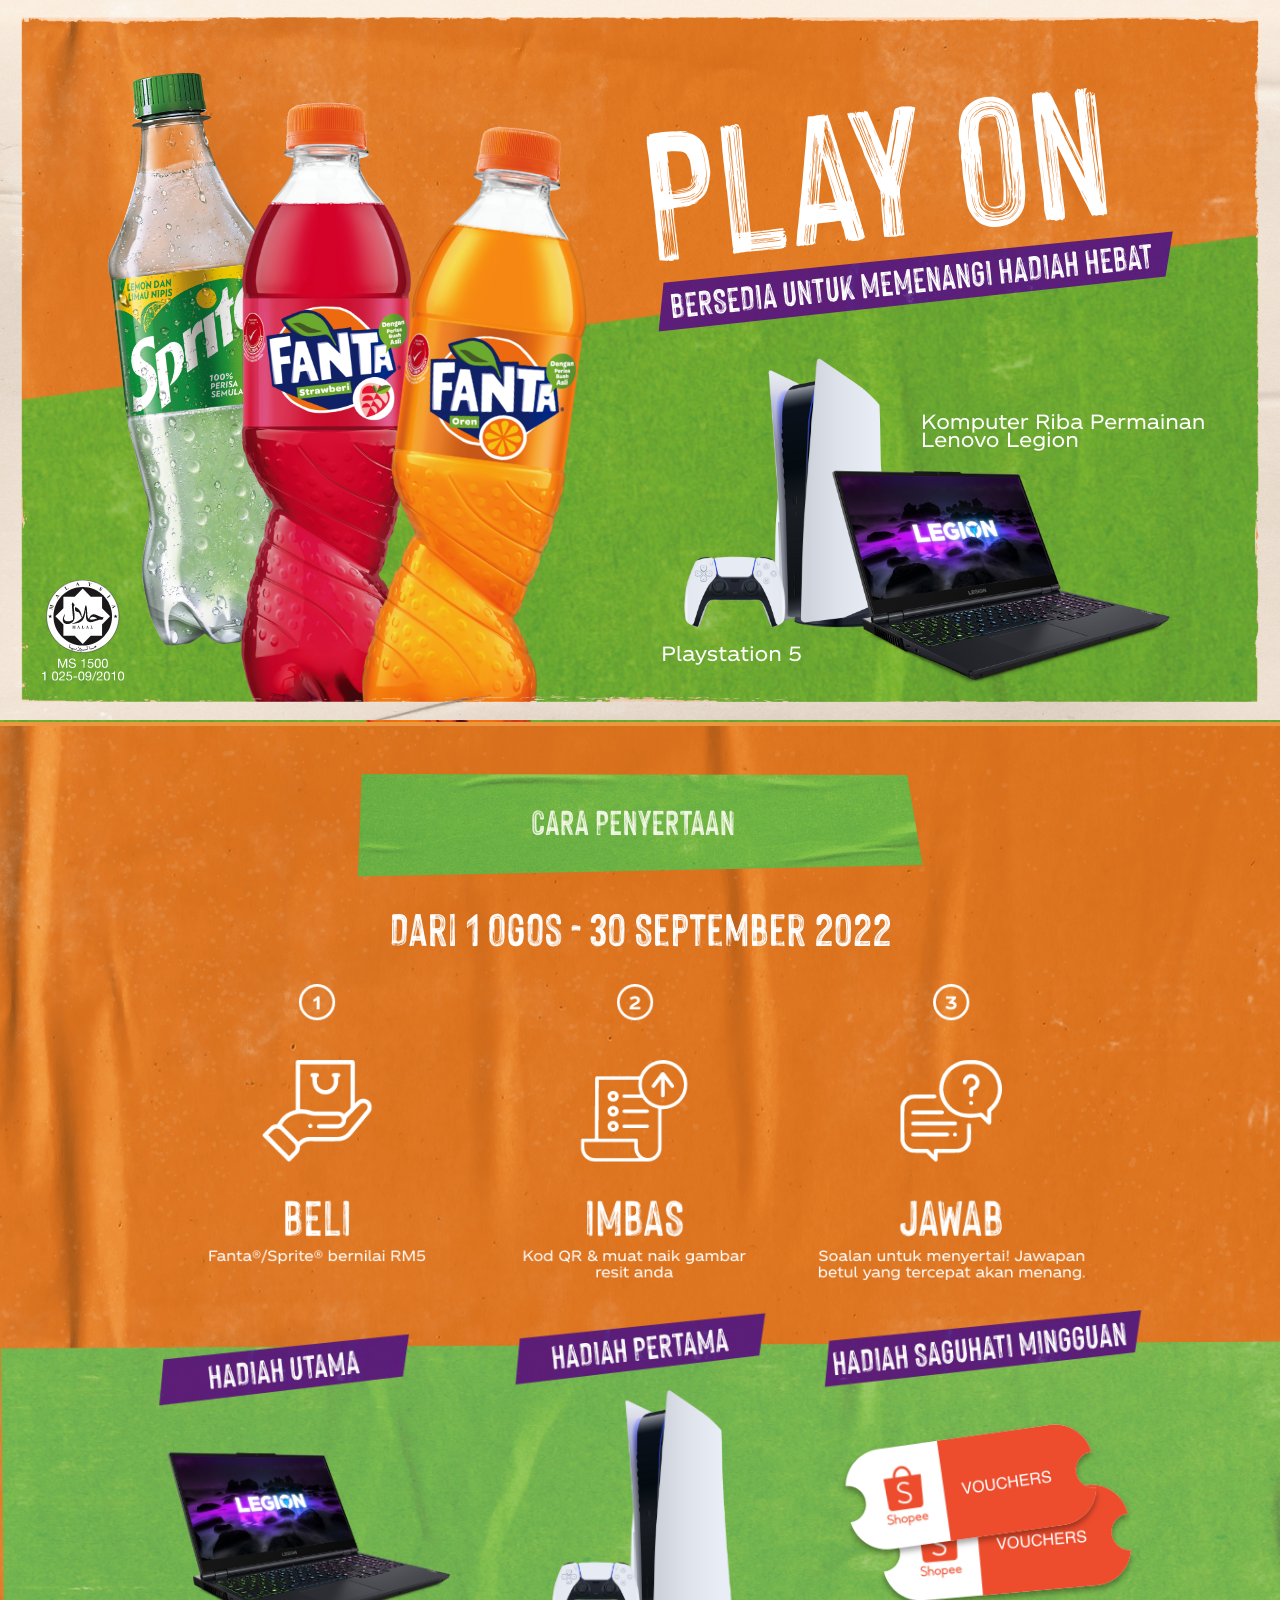
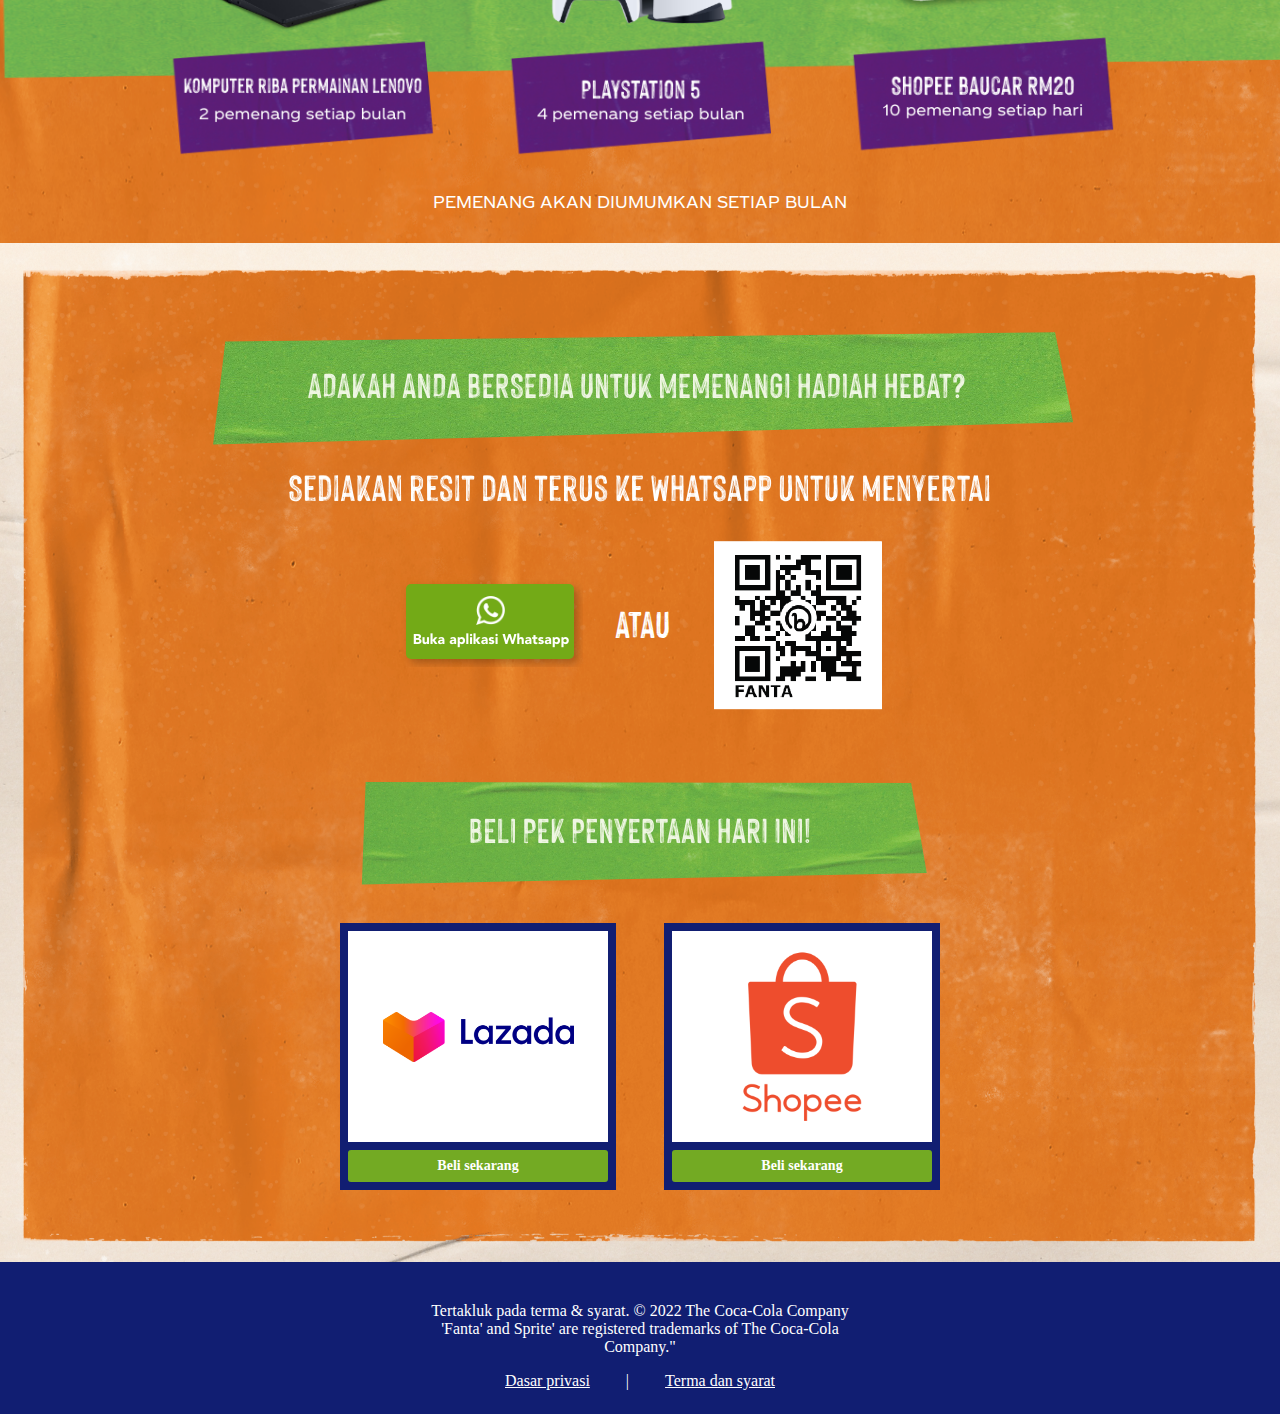
<file: index.html>
<!DOCTYPE html>
<html lang="en">

<head>
    <meta charset="UTF-8">
    <meta http-equiv="X-UA-Compatible" content="IE=edge">
    <meta name="viewport" content="width=device-width, initial-scale=1.0">
    <title>Fanta Play On - Malaysia</title>
    <link rel="stylesheet" href="main.css?rand=290720221511">
    <link rel="stylesheet" href="font.css">

    <!-- Anti-clickjacking -->
    <style>
        /* Hide page by default */
        html {
            display: none;
        }
    </style>
    <script>
        if (self == top) {
            // Everything checks out, show the page.
            document.documentElement.style.display = 'block';
        } else {
            // Break out of the frame.
            top.location = self.location;
        }
    </script>
    <script async src="https://www.googletagmanager.com/gtag/js?id=UA-234801849-1"></script>
    <script> window.dataLayer = window.dataLayer || []; function gtag() { dataLayer.push(arguments); } gtag('js', new Date()); gtag('config', 'UA-234801849-1'); </script>
</head>

<body>
    <header>
        <div class="wrapper">
            <div class="masthead--mask">
                <img src="assets/masthead/masthead.png">
            </div>
        </div>

        <div class="mobile">
            <img class="masthead--mobile" src="assets/masthead/masthead-mobile.png">
        </div>
    </header>
    <main>
        <div class="wrapper">
            <div class="section1">
                <img class="section1--header" src="assets/section1/header-top.png">
                <img src="assets/section1/dates.png">
                <img class="group1" src="assets/section1/group1.png">
                <img class="group2" src="assets/section1/group2.png">
                <p>Pemenang akan diumumkan setiap bulan</p>
            </div>
            <div class="section2">
                <img src="assets/section2/header.png">
                <div class="section2-links">
                    <a href="https://bit.ly/3PFaZNm" target="_blank"><img src="assets/section2/whatsapp.png"></a>
                    <p>Atau</p>
                    <img src="assets/section2/fanta-qr.png">
                </div>
                <img src="assets/section2/banner.png">
                <div class="group3">
                    <div>
                        <img src="assets/section2/lazada.png">
                        <a href="https://pages.lazada.com.my/wow/i/my/store/custompage?wh_weex=true#%7B%22path%22%3A%22custom-1658807223244.htm%22%2C%22sellerKey%22%3A%22coca-cola-official%22%2C%22outsideShop%22%3Atrue%7D"
                            target="_blank">
                            <button>Beli sekarang</button>
                        </a>
                    </div>
                    <div>
                        <img src="assets/section2/shopee.png">
                        <a href="https://protect-eu.mimecast.com/s/jJeQCL8pJfmrM03OUBGyl_?domain=shp.ee"
                            target="_blank">
                            <button>Beli sekarang</button>
                        </a>
                    </div>
                </div>
            </div>
        </div>

        <div class="mobile">
            <div class="section1--mobile">
                <img class="group1--mobile" src="assets/section1/group1-mobile.png">
                <img class="group2--mobile" src="assets/section1/group2-mobile.png">
                <p>Pemenang akan diumumkan setiap bulan</p>
            </div>
            <div class="section2--mobile">
                <img src="assets/section2/header-mobile.png">
                <div class="section2-links">
                    <a href="https://bit.ly/3PFaZNm" target="_blank"><img src="assets/section2/whatsapp.png"></a>
                    <p>Atau</p>
                    <img src="assets/section2/fanta-qr.png">
                </div>

                <img class="text--img" src="assets/section2/banner-mobile.png">
                <div class="group3">
                    <div>
                        <img src="assets/section2/lazada.png">
                        <a href="https://pages.lazada.com.my/wow/i/my/store/custompage?wh_weex=true#%7B%22path%22%3A%22custom-1658807223244.htm%22%2C%22sellerKey%22%3A%22coca-cola-official%22%2C%22outsideShop%22%3Atrue%7D"
                            target="_blank">
                            <button>Beli sekarang</button>
                        </a>
                    </div>
                    <div>
                        <img src="assets/section2/shopee.png">
                        <a href="https://protect-eu.mimecast.com/s/jJeQCL8pJfmrM03OUBGyl_?domain=shp.ee"
                            target="_blank">
                            <button>Beli sekarang</button>
                        </a>
                    </div>
                </div>
            </div>
        </div>
    </main>
    <footer>
        <p>Tertakluk pada terma & syarat. © 2022 The Coca-Cola Company 'Fanta' and Sprite' are registered trademarks of
            The Coca-Cola Company."</p>
        <a href="privacy.html" target="_blank">Dasar privasi</a>
        <span>|</span>
        <a href="tnc.html" target="_blank">Terma dan syarat</a>
    </footer>
</body>

</html>
</file>
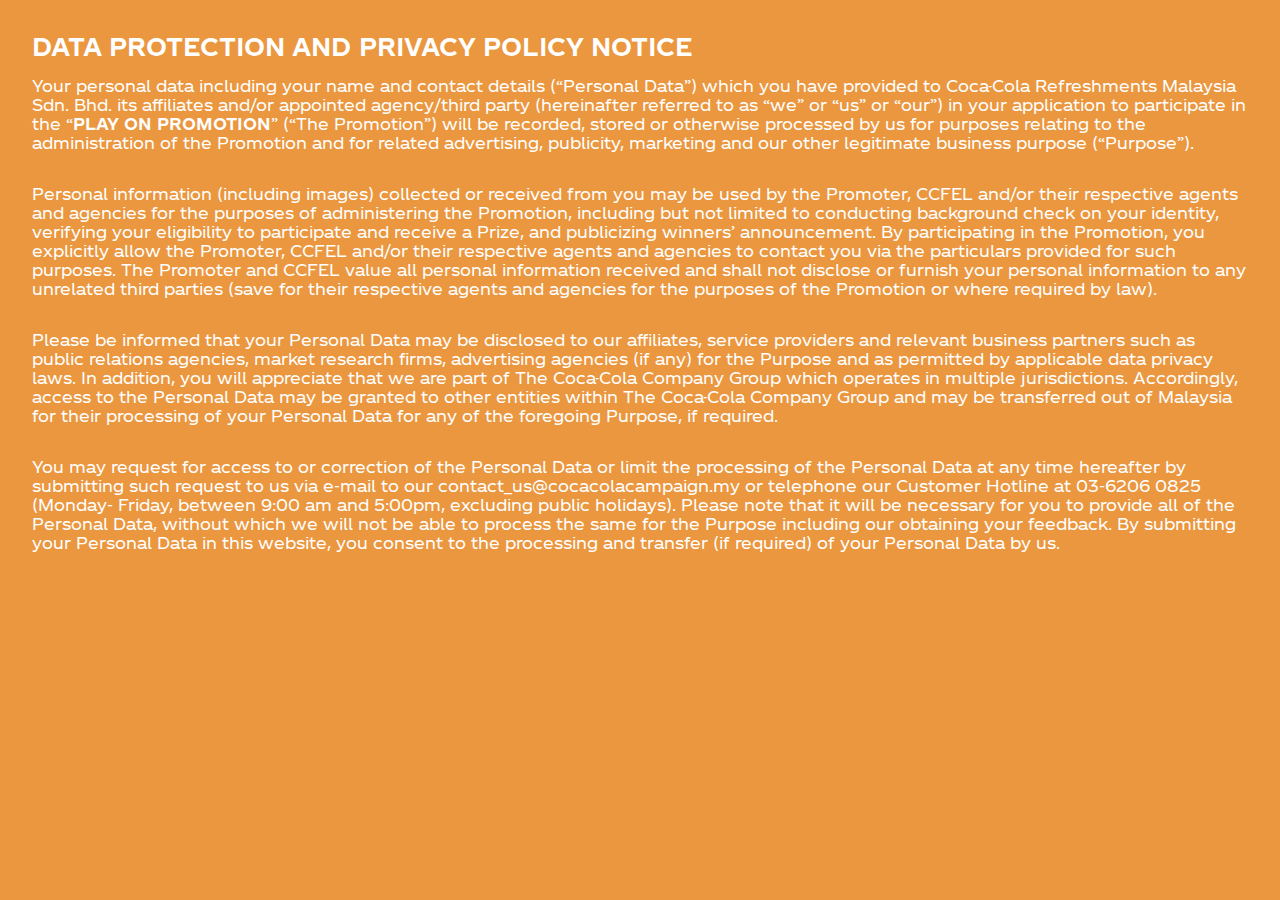
<file: privacy.html>
<!DOCTYPE html>
<html lang="en">

<head>
    <meta charset="UTF-8">
    <meta http-equiv="X-UA-Compatible" content="IE=edge">
    <meta name="viewport" content="width=device-width, initial-scale=1.0">
    <title>Fanta Play On - Malaysia - Privacy Policy</title>
    <link rel="stylesheet" href="main.css">
    <link rel="stylesheet" href="font.css">
</head>

<body class="privacy">
    <!-- <header>
        <div class="container">
            <div class="splitter">
                <h1>Privacy Policy</h1>
                <p>Lorem ipsum dolor sit amet consectetur adipisicing elit. Repellendus, amet. Assumenda dicta
                    voluptates
                    fugit
                    aperiam mollitia quia culpa porro possimus modi maxime. Animi, vero dicta. Consectetur quidem ut
                    accusantium
                    qui porro, perferendis, molestias quam inventore tempora repellat itaque vero earum tenetur veniam
                    unde
                    autem ea mollitia, corrupti facilis. Nobis, animi!</p>
            </div>
            <hr>
        </div>
    </header> -->
    <div class="container">
        <h2>DATA PROTECTION AND PRIVACY POLICY NOTICE</h2>
        <p>Your personal data including your name and contact details (“Personal Data”) which you have provided to
            Coca-Cola
            Refreshments Malaysia Sdn. Bhd. its affiliates and/or appointed agency/third party (hereinafter referred to
            as “we” or
            “us” or “our”) in your application to participate in the “<b>PLAY ON PROMOTION</b>” (“The Promotion”) will
            be recorded, stored
            or otherwise processed by us for purposes relating to the administration of the Promotion and for related
            advertising,
            publicity, marketing and our other legitimate business purpose (“Purpose”).</p>
        <p>Personal information (including images) collected or received from you may be used by the Promoter, CCFEL
            and/or their
            respective agents and agencies for the purposes of administering the Promotion, including but not limited to
            conducting
            background check on your identity, verifying your eligibility to participate and receive a Prize, and
            publicizing
            winners’ announcement. By participating in the Promotion, you explicitly allow the Promoter, CCFEL and/or
            their
            respective agents and agencies to contact you via the particulars provided for such purposes. The Promoter
            and CCFEL
            value all personal information received and shall not disclose or furnish your personal information to any
            unrelated
            third parties (save for their respective agents and agencies for the purposes of the Promotion or where
            required by
            law).</p>
        <p>Please be informed that your Personal Data may be disclosed to our affiliates, service providers and relevant
            business
            partners such as public relations agencies, market research firms, advertising agencies (if any) for the
            Purpose and as
            permitted by applicable data privacy laws. In addition, you will appreciate that we are part of The
            Coca-Cola Company
            Group which operates in multiple jurisdictions. Accordingly, access to the Personal Data may be granted to
            other
            entities within The Coca-Cola Company Group and may be transferred out of Malaysia for their processing of
            your Personal
            Data for any of the foregoing Purpose, if required.</p>
        <p>You may request for access to or correction of the Personal Data or limit the processing of the Personal Data
            at any
            time hereafter by submitting such request to us via e-mail to our contact_us@cocacolacampaign.my or
            telephone our
            Customer Hotline at 03-6206 0825 (Monday- Friday, between 9:00 am and 5:00pm, excluding public holidays).
            Please note
            that it will be necessary for you to provide all of the Personal Data, without which we will not be able to
            process the
            same for the Purpose including our obtaining your feedback. By submitting your Personal Data in this
            website, you
            consent to the processing and transfer (if required) of your Personal Data by us.</p>
    </div>

    <!-- <div class="container">
        <div class="drop-top" onclick="displayBottom(0)">
            <h2>Privacy Policy 1</h2>
            <i class="arrow"></i>
        </div>
        <div class="drop-bottom">
            <p>Lorem ipsum dolor sit amet consectetur adipisicing elit. Accusamus itaque exercitationem asperiores alias
                corporis facilis architecto quibusdam ratione, aut deserunt eius nesciunt rem qui illum voluptatem!
                Repudiandae, officiis repellat ipsum animi aliquid inventore ratione magnam expedita id, culpa ex
                consectetur doloribus modi aliquam eveniet ipsa qui excepturi saepe provident aut amet facere nesciunt
                veniam eum! Architecto suscipit maiores deserunt tenetur quisquam in nemo iusto aut. Ut architecto,
                cupiditate laborum soluta voluptate minima? Quia illo voluptatum assumenda minima rem, non sunt ipsa
                expedita similique omnis consectetur? Sequi harum facilis laborum ipsam quasi? Eveniet, doloribus ad
                possimus ipsam harum maxime! Rem, magnam?</p>
        </div>
        <hr>
    </div>
    <div class="container">
        <div class="drop-top" onclick="displayBottom(1)">
            <h2>Privacy Policy 2</h2>
            <i class="arrow"></i>
        </div>
        <div class="drop-bottom">
            <p>Lorem ipsum dolor sit amet consectetur adipisicing elit. Accusamus itaque exercitationem asperiores alias
                corporis facilis architecto quibusdam ratione, aut deserunt eius nesciunt rem qui illum voluptatem!
                Repudiandae, officiis repellat ipsum animi aliquid inventore ratione magnam expedita id, culpa ex
                consectetur doloribus modi aliquam eveniet ipsa qui excepturi saepe provident aut amet facere nesciunt
                veniam eum! Architecto suscipit maiores deserunt tenetur quisquam in nemo iusto aut. Ut architecto,
                cupiditate laborum soluta voluptate minima? Quia illo voluptatum assumenda minima rem, non sunt ipsa
                expedita similique omnis consectetur? Sequi harum facilis laborum ipsam quasi? Eveniet, doloribus ad
                possimus ipsam harum maxime! Rem, magnam?</p>
        </div>
        <hr>
    </div>
    <div class="container">
        <div class="drop-top" onclick="displayBottom(2)">
            <h2>Privacy Policy 3</h2>
            <i class="arrow"></i>
        </div>
        <div class="drop-bottom">
            <p>Lorem ipsum dolor sit amet consectetur adipisicing elit. Accusamus itaque exercitationem asperiores alias
                corporis facilis architecto quibusdam ratione, aut deserunt eius nesciunt rem qui illum voluptatem!
                Repudiandae, officiis repellat ipsum animi aliquid inventore ratione magnam expedita id, culpa ex
                consectetur doloribus modi aliquam eveniet ipsa qui excepturi saepe provident aut amet facere nesciunt
                veniam eum! Architecto suscipit maiores deserunt tenetur quisquam in nemo iusto aut. Ut architecto,
                cupiditate laborum soluta voluptate minima? Quia illo voluptatum assumenda minima rem, non sunt ipsa
                expedita similique omnis consectetur? Sequi harum facilis laborum ipsam quasi? Eveniet, doloribus ad
                possimus ipsam harum maxime! Rem, magnam?</p>
        </div>
        <hr>
    </div>
    <div class="container">
        <div class="drop-top" onclick="displayBottom(3)">
            <h2>Privacy Policy 4</h2>
            <i class="arrow"></i>
        </div>
        <div class="drop-bottom">
            <p>Lorem ipsum dolor sit amet consectetur adipisicing elit. Accusamus itaque exercitationem asperiores alias
                corporis facilis architecto quibusdam ratione, aut deserunt eius nesciunt rem qui illum voluptatem!
                Repudiandae, officiis repellat ipsum animi aliquid inventore ratione magnam expedita id, culpa ex
                consectetur doloribus modi aliquam eveniet ipsa qui excepturi saepe provident aut amet facere nesciunt
                veniam eum! Architecto suscipit maiores deserunt tenetur quisquam in nemo iusto aut. Ut architecto,
                cupiditate laborum soluta voluptate minima? Quia illo voluptatum assumenda minima rem, non sunt ipsa
                expedita similique omnis consectetur? Sequi harum facilis laborum ipsam quasi? Eveniet, doloribus ad
                possimus ipsam harum maxime! Rem, magnam?</p>
        </div>
        <hr>
    </div>
    <div class="container">
        <div class="drop-top" onclick="displayBottom(4)">
            <h2>Privacy Policy 5</h2>
            <i class="arrow"></i>
        </div>
        <div class="drop-bottom">
            <p>Lorem ipsum dolor sit amet consectetur adipisicing elit. Accusamus itaque exercitationem asperiores alias
                corporis facilis architecto quibusdam ratione, aut deserunt eius nesciunt rem qui illum voluptatem!
                Repudiandae, officiis repellat ipsum animi aliquid inventore ratione magnam expedita id, culpa ex
                consectetur doloribus modi aliquam eveniet ipsa qui excepturi saepe provident aut amet facere nesciunt
                veniam eum! Architecto suscipit maiores deserunt tenetur quisquam in nemo iusto aut. Ut architecto,
                cupiditate laborum soluta voluptate minima? Quia illo voluptatum assumenda minima rem, non sunt ipsa
                expedita similique omnis consectetur? Sequi harum facilis laborum ipsam quasi? Eveniet, doloribus ad
                possimus ipsam harum maxime! Rem, magnam?</p>
        </div>
    </div> -->

    <script>
        document.addEventListener('DOMContentLoaded', function () {
            for (let i = 0; i < 5; i++) {
                displayBottom(i);
            }

            console.log("Ready!");
        }, false);

        function displayBottom(id) {
            var arrow = document.getElementsByClassName("arrow");
            var bottom = document.getElementsByClassName("drop-bottom");


            if (bottom[id].style.display === "none") {
                bottom[id].style.display = "block";
                arrow[id].style.transform = "rotate(-45deg)"
            } else {
                bottom[id].style.display = "none";
                arrow[id].style.transform = "rotate(135deg)"
            }
        }
    </script>
</body>

</html>
</file>
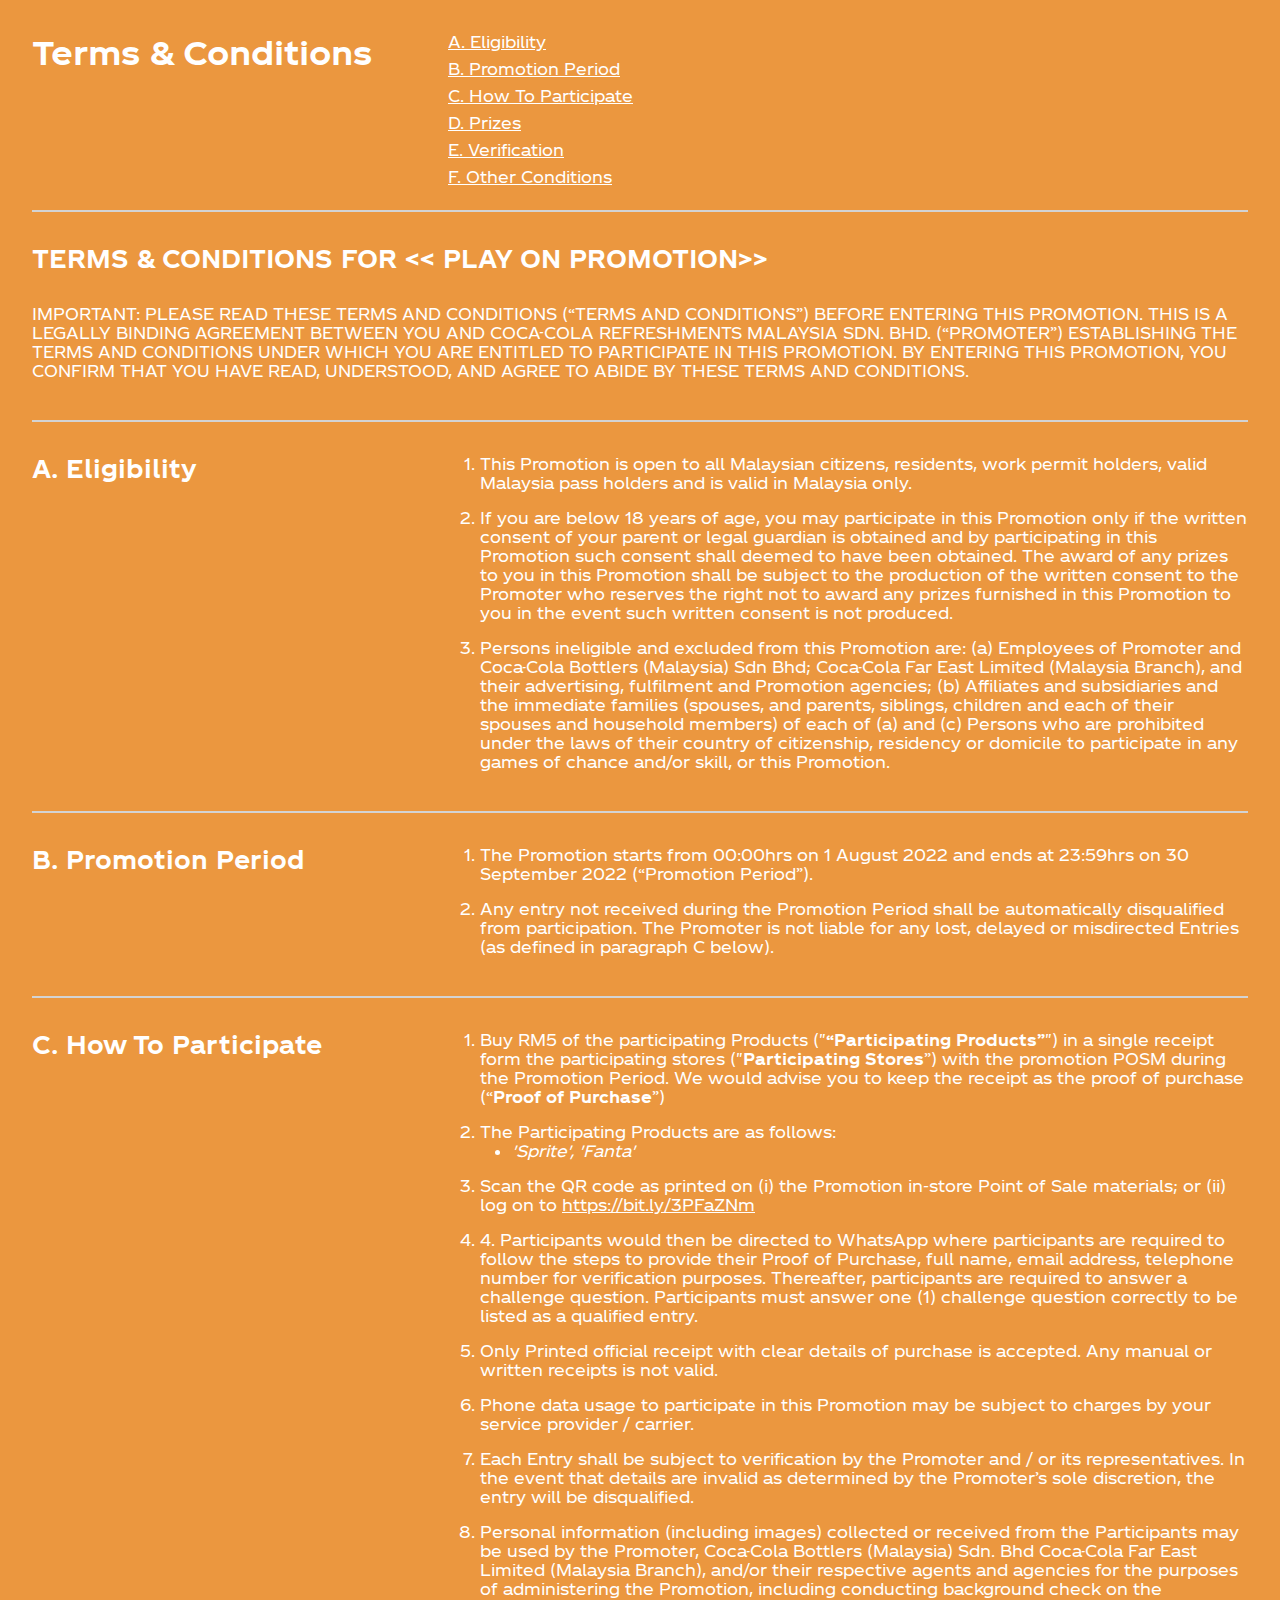
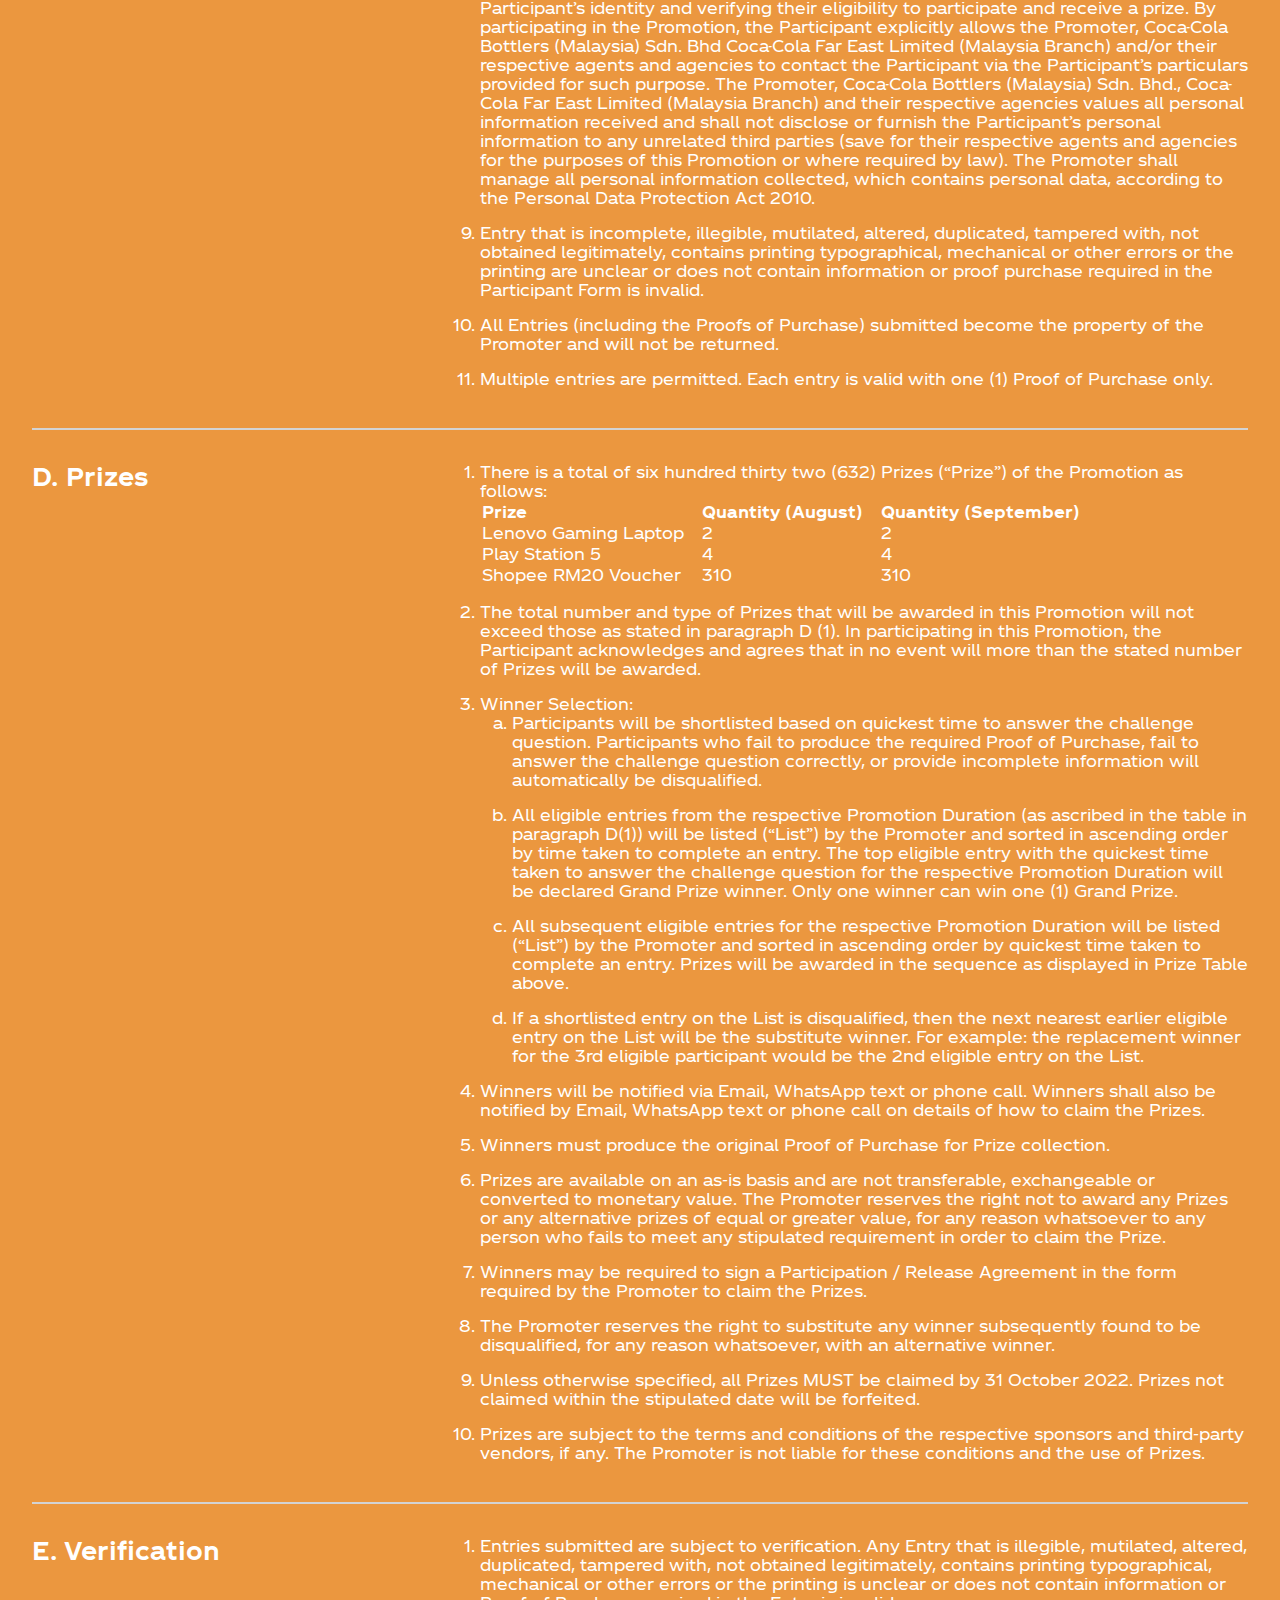
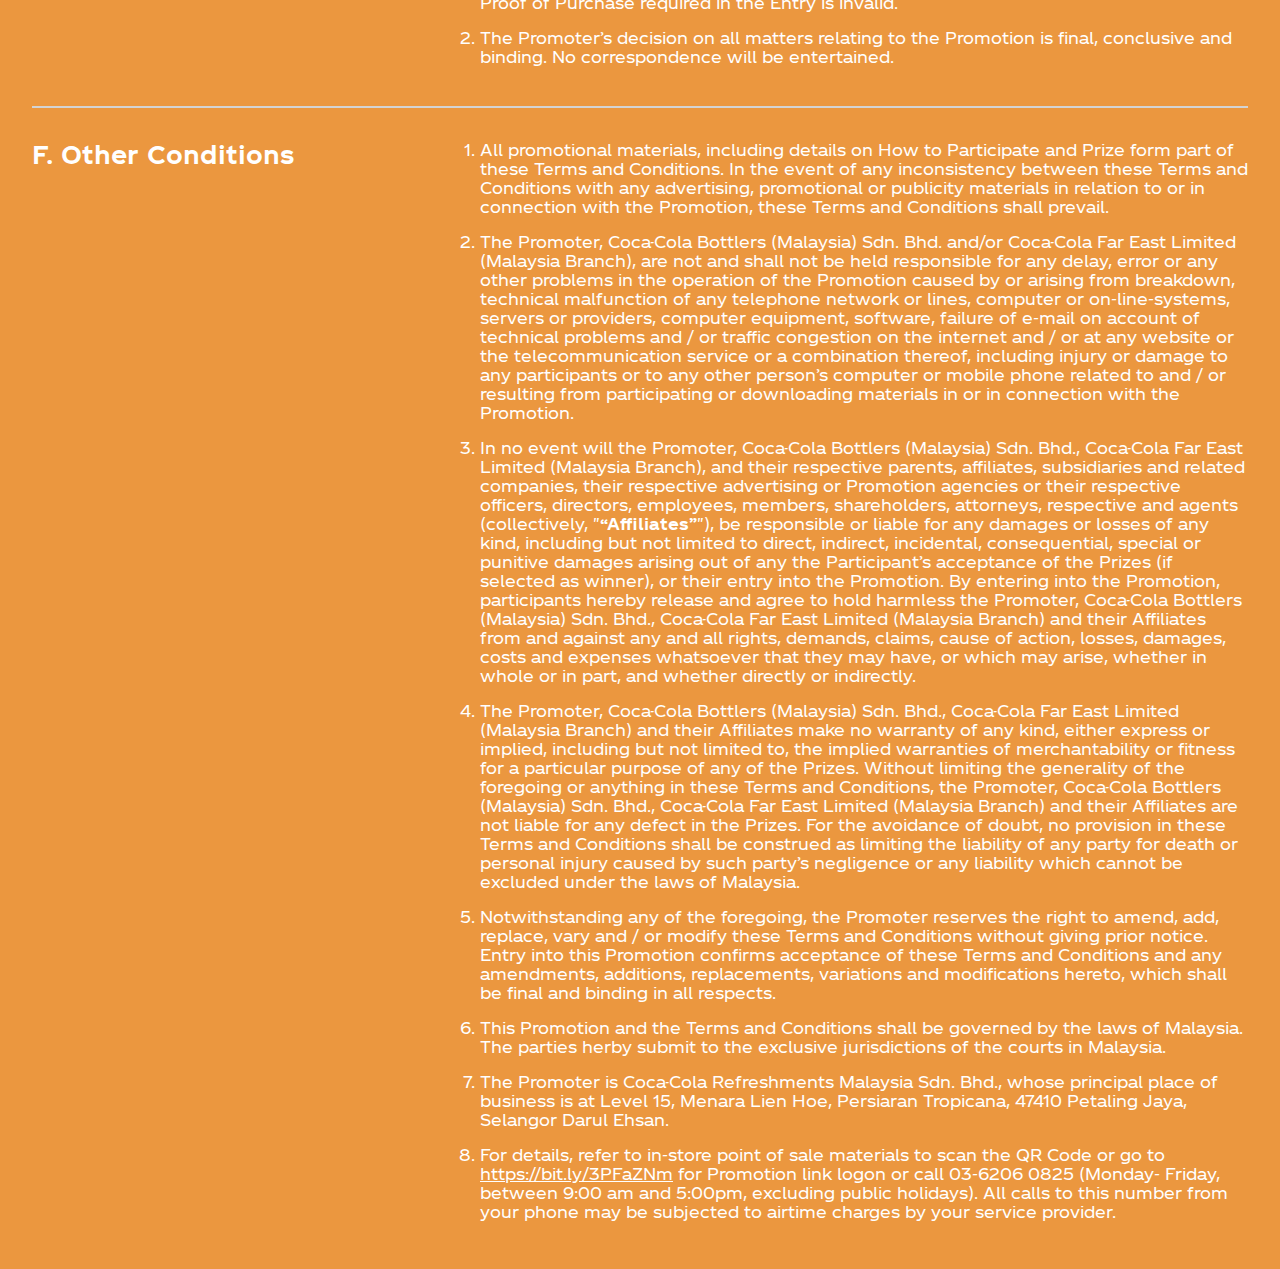
<file: tnc.html>
<!DOCTYPE html>
<html lang="en">

<head>
    <meta charset="UTF-8">
    <meta http-equiv="X-UA-Compatible" content="IE=edge">
    <meta name="viewport" content="width=device-width, initial-scale=1.0">
    <title>Fanta Play On - Malaysia - Privacy Policy</title>
    <link rel="stylesheet" href="main.css">
    <link rel="stylesheet" href="font.css">
</head>

<body class="tnc">
    <header>
        <div class="container">
            <div class="splitter">
                <h1>Terms & Conditions</h1>
                <div class="tnc-list">
                    <a href="#item1">A. Eligibility</a>
                    <a href="#item2">B. Promotion Period</a>
                    <a href="#item3">C. How To Participate</a>
                    <a href="#item4">D. Prizes</a>
                    <a href="#item5">E. Verification</a>
                    <a href="#item6">F. Other Conditions</a>
                </div>
            </div>
        </div>
        <hr>
    </header>
    <div class="tnc-top container">
        <h2>TERMS & CONDITIONS FOR << PLAY ON PROMOTION>></h2>
        <p>IMPORTANT: PLEASE READ THESE TERMS AND CONDITIONS (“TERMS AND CONDITIONS”) BEFORE ENTERING THIS
            PROMOTION.
            THIS IS A
            LEGALLY BINDING AGREEMENT BETWEEN YOU AND COCA-COLA REFRESHMENTS MALAYSIA SDN. BHD. (“PROMOTER”)
            ESTABLISHING THE TERMS
            AND CONDITIONS UNDER WHICH YOU ARE ENTITLED TO PARTICIPATE IN THIS PROMOTION. BY ENTERING THIS
            PROMOTION,
            YOU CONFIRM
            THAT YOU HAVE READ, UNDERSTOOD, AND AGREE TO ABIDE BY THESE TERMS AND CONDITIONS.</p>
        <hr>
    </div>
    <div id="item1" class="container">
        <div class="splitter">
            <h2>A. Eligibility</h2>
            <ol>
                <li>This Promotion is open to all Malaysian citizens, residents, work permit holders, valid Malaysia
                    pass holders and is valid in Malaysia only.</li>
                <li>If you are below 18 years of age, you may participate in this Promotion only if the written
                    consent of your parent or legal guardian is obtained and by participating in this Promotion such
                    consent shall deemed to have been obtained. The
                    award of any prizes to you in this Promotion shall be subject to the production of the written
                    consent to the Promoter
                    who reserves the right not to award any prizes furnished in this Promotion to you in the event such
                    written consent is not produced.</li>
                <li>Persons ineligible and excluded from this Promotion are: (a) Employees of Promoter and Coca-Cola
                    Bottlers (Malaysia)
                    Sdn Bhd; Coca-Cola Far East Limited (Malaysia Branch), and their advertising, fulfilment and
                    Promotion agencies; (b)
                    Affiliates and subsidiaries and the immediate families (spouses, and parents, siblings, children and
                    each of their
                    spouses and household members) of each of (a) and (c) Persons who are prohibited under the laws of
                    their country of
                    citizenship, residency or domicile to participate in any games of chance and/or skill, or this
                    Promotion.</li>
            </ol>
        </div>
        <hr>
    </div>
    <div id="item2" class="container">
        <div class="splitter">
            <h2>B. Promotion Period</h2>
            <ol>
                <li>The Promotion starts from 00:00hrs on 1 August 2022 and ends at 23:59hrs on 30 September 2022
                    (“Promotion Period”).</li>
                <li>Any entry not received during the Promotion Period shall be automatically disqualified from
                    participation. The Promoter is not liable for any lost, delayed or misdirected Entries (as defined
                    in paragraph C
                    below).</li>
            </ol>
        </div>
        <hr>
    </div>
    <div id="item3" class="container">
        <div class="splitter">
            <h2>C. How To Participate</h2>
            <ol>
                <li>Buy RM5 of the participating Products ("<b>“Participating Products”</b>") in a single
                    receipt form the
                    participating stores
                    ("<b>Participating Stores</b>”) with the promotion POSM during the Promotion Period. We would advise
                    you to
                    keep the receipt as
                    the proof of purchase (“<b>Proof of Purchase</b>”)</li>
                <li>The Participating Products are as follows:
                    <ul>
                        <li><i>'Sprite', 'Fanta'</i></li>
                    </ul>
                </li>
                <li>Scan the QR code as printed on (i) the Promotion in-store Point of Sale materials; or (ii) log on
                    to <a href="https://bit.ly/3PFaZNm">https://bit.ly/3PFaZNm</a></li>
                <li>4. Participants would then be directed to WhatsApp where participants are required to follow the
                    steps to provide their
                    Proof of Purchase, full name, email address, telephone number for verification purposes. Thereafter,
                    participants are
                    required to answer a challenge question. Participants must answer one (1) challenge question
                    correctly to be listed as a
                    qualified entry.</li>
                <li>Only Printed official receipt with clear details of purchase is accepted. Any manual or written
                    receipts is not
                    valid.</li>
                <li>Phone data usage to participate in this Promotion may be subject to charges by your service provider
                    / carrier.</li>
                <li>Each Entry shall be subject to verification by the Promoter and / or its representatives. In the
                    event that details
                    are invalid as determined by the Promoter’s sole discretion, the entry will be disqualified.</li>
                <li>Personal information (including images) collected or received from the Participants may be used by
                    the Promoter,
                    Coca-Cola Bottlers (Malaysia) Sdn. Bhd Coca-Cola Far East Limited (Malaysia Branch), and/or their
                    respective agents and
                    agencies for the purposes of administering the Promotion, including conducting background check on
                    the Participant’s
                    identity and verifying their eligibility to participate and receive a prize. By participating in the
                    Promotion, the
                    Participant explicitly allows the Promoter, Coca-Cola Bottlers (Malaysia) Sdn. Bhd Coca-Cola Far
                    East Limited (Malaysia
                    Branch) and/or their respective agents and agencies to contact the Participant via the Participant’s
                    particulars
                    provided for such purpose. The Promoter, Coca-Cola Bottlers (Malaysia) Sdn. Bhd., Coca-Cola Far East
                    Limited (Malaysia
                    Branch) and their respective agencies values all personal information received and shall not
                    disclose or furnish the
                    Participant’s personal information to any unrelated third parties (save for their respective agents
                    and agencies for the
                    purposes of this Promotion or where required by law). The Promoter shall manage all personal
                    information collected,
                    which contains personal data, according to the Personal Data Protection Act 2010.</li>
                <li>Entry that is incomplete, illegible, mutilated, altered, duplicated, tampered with, not obtained
                    legitimately,
                    contains printing typographical, mechanical or other errors or the printing are unclear or does not
                    contain information
                    or proof purchase required in the Participant Form is invalid.</li>
                <li>All Entries (including the Proofs of Purchase) submitted become the property of the Promoter and
                    will not be
                    returned.</li>
                <li>Multiple entries are permitted. Each entry is valid with one (1) Proof of Purchase only.</li>
            </ol>
        </div>
        <hr>
    </div>
    <div id="item4" class="container">
        <div class="splitter">
            <h2>D. Prizes</h2>
            <ol>
                <li>
                    There is a total of six hundred thirty two (632) Prizes (“Prize”) of the Promotion as follows:
                    <table>
                        <tr>
                            <th>Prize</th>
                            <th>Quantity (August)</th>
                            <th>Quantity (September)</th>
                        </tr>
                        <tr>
                            <td>Lenovo Gaming Laptop</td>
                            <td>2</td>
                            <td>2</td>
                        </tr>
                        <tr>
                            <td>Play Station 5</td>
                            <td>4</td>
                            <td>4</td>
                        </tr>
                        <tr>
                            <td>Shopee RM20 Voucher</td>
                            <td>310</td>
                            <td>310</td>
                        </tr>
                    </table>
                </li>
                <li>The total number and type of Prizes that will be awarded in this Promotion will not exceed those as
                    stated in
                    paragraph D (1). In participating in this Promotion, the Participant acknowledges and agrees that in
                    no event will more
                    than the stated number of Prizes will be awarded.</li>
                <li>
                    Winner Selection:
                    <ol class="list-lower-alpha">
                        <li>Participants will be shortlisted based on quickest time to answer the challenge question.
                            Participants who fail to
                            produce the required Proof of Purchase, fail to answer the challenge question correctly, or
                            provide incomplete
                            information will automatically be disqualified.</li>
                        <li>
                            All eligible entries from the respective Promotion Duration (as ascribed in the table in
                            paragraph D(1)) will be
                            listed (“List”) by the Promoter and sorted in ascending order by time taken to complete an
                            entry. The top eligible entry
                            with the quickest time taken to answer the challenge question for the respective Promotion
                            Duration will be declared
                            Grand Prize winner. Only one winner can win one (1) Grand Prize.
                        </li>
                        <li>
                            All subsequent eligible entries for the respective Promotion Duration will be listed
                            (“List”) by the Promoter and
                            sorted in ascending order by quickest time taken to complete an entry. Prizes will be
                            awarded in the sequence as
                            displayed in Prize Table above.
                        </li>
                        <li>
                            If a shortlisted entry on the List is disqualified, then the next nearest earlier
                            eligible entry on the List will be
                            the substitute winner. For example: the replacement winner for the 3rd eligible participant
                            would be the 2nd eligible
                            entry on the List.
                        </li>
                    </ol>
                </li>
                <li>Winners will be notified via Email, WhatsApp text or phone call. Winners shall also be notified by
                    Email, WhatsApp
                    text or phone call on details of how to claim the Prizes.</li>
                <li>Winners must produce the original Proof of Purchase for Prize collection.</li>
                <li>Prizes are available on an as-is basis and are not transferable, exchangeable or converted to
                    monetary value. The
                    Promoter reserves the right not to award any Prizes or any alternative prizes of equal or greater
                    value, for any reason
                    whatsoever to any person who fails to meet any stipulated requirement in order to claim the Prize.
                </li>
                <li>Winners may be required to sign a Participation / Release Agreement in the form required by the
                    Promoter to claim
                    the Prizes.</li>
                <li>The Promoter reserves the right to substitute any winner subsequently found to be disqualified, for
                    any reason
                    whatsoever, with an alternative winner.</li>
                <li>Unless otherwise specified, all Prizes MUST be claimed by 31 October 2022. Prizes not claimed within
                    the stipulated
                    date will be forfeited.</li>
                <li>Prizes are subject to the terms and conditions of the respective sponsors and third-party vendors,
                    if any. The
                    Promoter is not liable for these conditions and the use of Prizes.</li>
            </ol>
        </div>
        <hr>
    </div>
    <div id="item5" class="container">
        <div class="splitter">
            <h2>E. Verification</h2>
            <ol>
                <li>Entries submitted are subject to verification. Any Entry that is illegible, mutilated, altered,
                    duplicated, tampered
                    with, not obtained legitimately, contains printing typographical, mechanical or other errors or the
                    printing is unclear
                    or does not contain information or Proof of Purchase required in the Entry is invalid.</li>
                <li>The Promoter’s decision on all matters relating to the Promotion is final, conclusive and binding.
                    No correspondence
                    will be entertained.</li>
            </ol>
        </div>
        <hr>
    </div>
    <div id="item6" class="container">
        <div class="splitter">
            <h2>F. Other Conditions</h2>
            <ol>
                <li>All promotional materials, including details on How to Participate and Prize form part of these
                    Terms and Conditions.
                    In the event of any inconsistency between these Terms and Conditions with any advertising,
                    promotional or publicity
                    materials in relation to or in connection with the Promotion, these Terms and Conditions shall
                    prevail.</li>
                <li>The Promoter, Coca-Cola Bottlers (Malaysia) Sdn. Bhd. and/or Coca-Cola Far East Limited (Malaysia
                    Branch), are not
                    and shall not be held responsible for any delay, error or any other problems in the operation of the
                    Promotion caused by
                    or arising from breakdown, technical malfunction of any telephone network or lines, computer or
                    on-line-systems, servers
                    or providers, computer equipment, software, failure of e-mail on account of technical problems and /
                    or traffic
                    congestion on the internet and / or at any website or the telecommunication service or a combination
                    thereof, including
                    injury or damage to any participants or to any other person’s computer or mobile phone related to
                    and / or resulting
                    from participating or downloading materials in or in connection with the Promotion.</li>
                <li>In no event will the Promoter, Coca-Cola Bottlers (Malaysia) Sdn. Bhd., Coca-Cola Far East Limited
                    (Malaysia Branch),
                    and their respective parents, affiliates, subsidiaries and related companies, their respective
                    advertising or Promotion
                    agencies or their respective officers, directors, employees, members, shareholders, attorneys,
                    respective and agents
                    (collectively, "<b>“Affiliates”</b>"), be responsible or liable for any damages or losses of any
                    kind, including but not limited
                    to direct, indirect, incidental, consequential, special or punitive damages arising out of any the
                    Participant’s
                    acceptance of the Prizes (if selected as winner), or their entry into the Promotion. By entering
                    into the Promotion,
                    participants hereby release and agree to hold harmless the Promoter, Coca-Cola Bottlers (Malaysia)
                    Sdn. Bhd., Coca-Cola
                    Far East Limited (Malaysia Branch) and their Affiliates from and against any and all rights,
                    demands, claims, cause of
                    action, losses, damages, costs and expenses whatsoever that they may have, or which may arise,
                    whether in whole or in
                    part, and whether directly or indirectly.</li>
                <li>The Promoter, Coca-Cola Bottlers (Malaysia) Sdn. Bhd., Coca-Cola Far East Limited (Malaysia Branch)
                    and their
                    Affiliates make no warranty of any kind, either express or implied, including but not limited to,
                    the implied warranties
                    of merchantability or fitness for a particular purpose of any of the Prizes. Without limiting the
                    generality of the
                    foregoing or anything in these Terms and Conditions, the Promoter, Coca-Cola Bottlers (Malaysia)
                    Sdn. Bhd., Coca-Cola
                    Far East Limited (Malaysia Branch) and their Affiliates are not liable for any defect in the Prizes.
                    For the avoidance
                    of doubt, no provision in these Terms and Conditions shall be construed as limiting the liability of
                    any party for death
                    or personal injury caused by such party’s negligence or any liability which cannot be excluded under
                    the laws of
                    Malaysia.</li>
                <li>Notwithstanding any of the foregoing, the Promoter reserves the right to amend, add, replace, vary
                    and / or modify
                    these Terms and Conditions without giving prior notice. Entry into this Promotion confirms
                    acceptance of these Terms and
                    Conditions and any amendments, additions, replacements, variations and modifications hereto, which
                    shall be final and
                    binding in all respects.</li>
                <li>This Promotion and the Terms and Conditions shall be governed by the laws of Malaysia. The parties
                    herby submit to
                    the exclusive jurisdictions of the courts in Malaysia.</li>
                <li>The Promoter is Coca-Cola Refreshments Malaysia Sdn. Bhd., whose principal place of business is at
                    Level 15, Menara
                    Lien Hoe, Persiaran Tropicana, 47410 Petaling Jaya, Selangor Darul Ehsan.</li>
                <li>For details, refer to in-store point of sale materials to scan the QR Code or go to <a
                        href="https://bit.ly/3PFaZNm">https://bit.ly/3PFaZNm</a> for
                    Promotion link logon or call 03-6206 0825 (Monday- Friday, between 9:00 am and 5:00pm, excluding
                    public holidays). All
                    calls to this number from your phone may be subjected to airtime charges by your service provider.
                </li>
            </ol>
        </div>
    </div>
</body>

</html>
</file>
<file: main.css>
/* ==================
Global styles
================== */

* {
    margin: 0;
    padding: 0;
    text-align: center;
    color: white;
}

:root {
    --fanta-blue: #111E72;
    --fanta-green: #73AA23;
    --background: #EB973F;
}

img {
    max-width: 100%;
    max-height: 100%;
}

body {
    background: var(--background);
}

.wrapper {
    max-width: 1280px;
    margin: auto;
}

@media only screen and (max-width: 600px) {
    .wrapper {
        display: none;
    }
}

.mobile {
    display: none;
}

/* ==================
Main Page Mobile styles
================== */

@media only screen and (max-width: 600px) {
    .mobile {
        display: block;
    }

    .mobile img {
        width: 100%;
    }

    .section1--mobile {
        background-image: url(assets/backgrounds/background-fanta-orange-mobile.png);
        background-size: cover;
        background-position: center;
        background-repeat: no-repeat;
    }

    .section2--mobile {
        background-image: url(assets/backgrounds/background-fanta-orange-mask-mobile.png);
        background-size: 100% 100%;
        background-position: center;
        background-repeat: no-repeat;
        padding: 1rem;
    }

    .section1--mobile p {
        font-family: "Unity Text";
        text-transform: uppercase;
        padding: 2rem;
    }

    .whatsapp--mobile {
        max-width: 50vw;
    }

    .mobile .text--img {
        max-width: 85%;
    }

    .section2--mobile {
        padding: 2rem;
    }

    .mobile .group3 {
        max-width: 80%;
        padding-bottom: 2.5rem;
        margin: auto;
        display: flex;
        flex-direction: column;
        gap: 1.5rem;
    }

    .mobile .section2-links>img {
        margin-left: 0px;
        width: 70%;
    }

    .mobile .section2-links {
        flex-direction: column;
        gap: 0px;
    }
}

/* ==================
Section 1 styles
================== */

.section1 {
    background-image: url(assets/backgrounds/background-fanta-orange.png);
    background-repeat: no-repeat;
    background-size: cover;
}

.section1--header {
    max-width: 70%;
}

.section1--header {
    padding: 2rem 1rem 0 1rem;
}

.group1 {
    max-width: 70%;
    padding: 1.5rem;
}

.group1, .group1--mobile {
    padding-bottom: 1.5rem;
}

.section1 p {
    font-family: "Unity Text";
    text-transform: uppercase;
    padding: 2rem;
}

/* ==================
Section 2 styles
================== */

.section2 {
    background-image: url(assets/backgrounds/section2-mast.png), url(assets/backgrounds/background-fanta-orange.png);
    background-repeat: no-repeat no-repeat;
    background-size: cover cover;
    background-position: center top;
    display: flex;
    flex-direction: column;
    align-items: center;
    padding: 2.5rem 10%;
}

.section2-links {
    display: flex;
    align-items: center;
    gap: 2rem;
    padding: 1.5rem;
}

.section2-links>img {
    margin-left: .75rem;
}

.section2-links p {
    font-family: "Hackney";
    font-size: 40px;
    text-transform: uppercase;
}

.group3 {
    display: flex;
    gap: 3rem;
    /* padding-bottom: 3rem; */
    margin-bottom: 1rem;
}

.group3 {
    display: flex;
    gap: 3rem;
    padding-bottom: 1rem;
}

.group3>div {
    background-color: var(--fanta-blue);
    padding: 0.5rem;
    display: flex;
    flex-direction: column;
    align-items: center;
    gap: 0.5rem;
}

.group3 a {
    width: 100%;
}

.group3 button {
    background-color: var(--fanta-green);
    width: 100%;
    padding: 0.5rem;
    border: none;
    border-radius: 3px;
    font-family: "Avenir";
    font-weight: bold;
    font-size: 14px;
}

.group3 button:hover {
    cursor: pointer;
}

/* ==================
Footer styles 
================== */

footer {
    background-color: var(--fanta-blue);
    padding: 1.5rem;
}

footer p, footer a {
    font-family: "Avenir";
    margin: auto;
    padding-bottom: 1rem;
    max-width: 420px;
}

footer span {
    margin: 0 2rem;
}

@media screen and (max-width: 600px) {
    footer span {
        margin: 0 0.5rem;
    }
}

/* ==================
T&C styles 
================== */

.container {
    max-width: 1280px;
    margin: auto;
}

.tnc .container {
    width: 100%;
}

.splitter {
    display: grid;
    grid-template-columns: 1fr 2fr;
    gap: 1rem;
    width: 100%;
}

/* .tnc--top {
    display: grid;
    grid-template-columns: 1fr 1fr 1fr;
    gap: 1rem;
    width: 100%;
} */

.tnc {
    display: flex;
    flex-direction: column;
    font-family: "Unity Text";
    gap: 2rem;
    padding: 2rem;
}

.tnc * {
    text-align: left;
}

.tnc hr, .privacy hr {
    margin-top: 1.5rem;
    border: 1px solid lightgray;
}

.tnc-list {
    display: flex;
    flex-direction: column;
    gap: 0.5rem;
    /* padding-left: 1rem; */
}

.tnc-top h2 {
    /* text-align: center; */
    padding-bottom: 1rem;
}

li {
    margin: 0 0 1rem 2rem;
}

ul li {
    list-style: disc;
}

th, td {
    padding-right: 1rem;
}

p {
    padding: 1rem 0;
}

.list-lower-alpha li {
    list-style-type: lower-alpha;
    margin-left: 2rem;
}

@media only screen and (max-width: 600px) {
    .splitter {
        grid-template-columns: 1fr;
        grid-auto-rows: auto;
    }
}

/* ==================
Privacy styles 
================== */

.privacy .container {
    width: 100%;
}

.privacy {
    display: flex;
    flex-direction: column;
    font-family: "Unity Text";
    gap: 2rem;
    padding: 2rem;
}

.privacy * {
    text-align: left;
}

.privacy a {
    text-decoration: none;
}

.drop-top {
    display: flex;
    justify-content: space-between;
    padding: 1rem 0;
}

.drop-top:hover {
    cursor: pointer;
}

.drop-bottom {
    display: none;
}

.arrow {
    color: white;
    border-style: solid;
    border-width: 0.25em 0.25em 0 0;
    content: '';
    display: inline-block;
    height: 0.45em;
    left: 0.15em;
    position: relative;
    top: 0.15em;
    transform: rotate(135deg);
    vertical-align: top;
    width: 0.45em;
    transition: 0.25s;
}
</file>
<file: font.css>
@font-face {
    font-family: "Unity Headline";
    src: url("assets/fonts/TCCC-UnityHeadline-Black.eot") format("eot");
    src: url("assets/fonts/TCCC-UnityHeadline-Black.woff2") format("woff2"),
        url("assets/fonts/TCCC-UnityHeadline-Black.woff") format("woff"),
        url("assets/fonts/TCCC-UnityHeadline-Black.ttf") format("truetype");
    -webkit-font-smoothing: antialiased;
    -moz-osx-font-smoothing: grayscale;
    font-weight: bolder;
}

@font-face {
    font-family: "Unity Headline";
    src: url("assets/fonts/TCCC-UnityHeadline-Bold.eot") format("eot");
    src: url("assets/fonts/TCCC-UnityHeadline-Bold.woff2") format("woff2"),
        url("assets/fonts/TCCC-UnityHeadline-Bold.woff") format("woff"),
        url("assets/fonts/TCCC-UnityHeadline-Bold.ttf") format("truetype");
    -webkit-font-smoothing: antialiased;
    -moz-osx-font-smoothing: grayscale;
    font-weight: bold;
}

@font-face {
    font-family: "Unity Headline";
    src: url("assets/fonts/TCCC-UnityHeadline-Light.eot") format("eot");
    src: url("assets/fonts/TCCC-UnityHeadline-Light.woff2") format("woff2"),
        url("assets/fonts/TCCC-UnityHeadline-Light.woff") format("woff"),
        url("assets/fonts/TCCC-UnityHeadline-Light.ttf") format("truetype");
    -webkit-font-smoothing: antialiased;
    -moz-osx-font-smoothing: grayscale;
    font-weight: lighter;
}

@font-face {
    font-family: "Unity Headline";
    src: url("assets/fonts/TCCC-UnityHeadline-Regular.eot") format("eot");
    src: url("assets/fonts/TCCC-UnityHeadline-Regular.woff2") format("woff2"),
        url("assets/fonts/TCCC-UnityHeadline-Regular.woff") format("woff"),
        url("assets/fonts/TCCC-UnityHeadline-Regular.ttf") format("truetype");
    -webkit-font-smoothing: antialiased;
    -moz-osx-font-smoothing: grayscale;
    font-weight: normal;
}

@font-face {
    font-family: "Unity Text";
    src: url("assets/fonts/TCCC-UnityText-Bold.eot") format("eot");
    src: url("assets/fonts/TCCC-UnityText-Bold.woff2") format("woff2"),
        url("assets/fonts/TCCC-UnityText-Bold.woff") format("woff"),
        url("assets/fonts/TCCC-UnityText-Bold.ttf") format("truetype");
    -webkit-font-smoothing: antialiased;
    -moz-osx-font-smoothing: grayscale;
    font-weight: bold;
}

@font-face {
    font-family: "Unity Text";
    src: url("assets/fonts/TCCC-UnityText-Light.eot") format("eot");
    src: url("assets/fonts/TCCC-UnityText-Light.woff2") format("woff2"),
        url("assets/fonts/TCCC-UnityText-Light.woff") format("woff"),
        url("assets/fonts/TCCC-UnityText-Light.ttf") format("truetype");
    -webkit-font-smoothing: antialiased;
    -moz-osx-font-smoothing: grayscale;
    font-weight: lighter;
}

@font-face {
    font-family: "Unity Text";
    src: url("assets/fonts/TCCC-UnityText-Medium.eot") format("eot");
    src: url("assets/fonts/TCCC-UnityText-Medium.woff2") format("woff2"),
        url("assets/fonts/TCCC-UnityText-Medium.woff") format("woff"),
        url("assets/fonts/TCCC-UnityText-Medium.ttf") format("truetype");
    -webkit-font-smoothing: antialiased;
    -moz-osx-font-smoothing: grayscale;
    font-weight: 300;
}

@font-face {
    font-family: "Unity Text";
    src: url("assets/fonts/TCCC-UnityText-Regular.eot") format("eot");
    src: url("assets/fonts/TCCC-UnityText-Regular.woff2") format("woff2"),
        url("assets/fonts/TCCC-UnityText-Regular.woff") format("woff"),
        url("assets/fonts/TCCC-UnityText-Regular.ttf") format("truetype");
    -webkit-font-smoothing: antialiased;
    -moz-osx-font-smoothing: grayscale;
    font-weight: normal;
}

@font-face {
    font-family: "Unity Condensed";
    src: url("assets/fonts/TCCC-UnityCondensed-Bold.ttf") format("truetype");
    -webkit-font-smoothing: antialiased;
    -moz-osx-font-smoothing: grayscale;
    font-weight: bold;
}

@font-face {
    font-family: "Unity Condensed";
    src: url("assets/fonts/TCCC-UnityCondensed-Medium.ttf") format("truetype");
    -webkit-font-smoothing: antialiased;
    -moz-osx-font-smoothing: grayscale;
    font-weight: 300;
}

@font-face {
    font-family: "Hackney";
    src: url("assets/fonts/HackneyPersonalUseOnly 2.ttf") format("truetype");
    -webkit-font-smoothing: antialiased;
    -moz-osx-font-smoothing: grayscale;
}

@font-face {
    font-family: "SiamSquare";
    src: url("assets/fonts/DB_SiamSquare_X_ExtBd.ttf") format("truetype");
    -webkit-font-smoothing: antialiased;
    -moz-osx-font-smoothing: grayscale;
}
</file>
